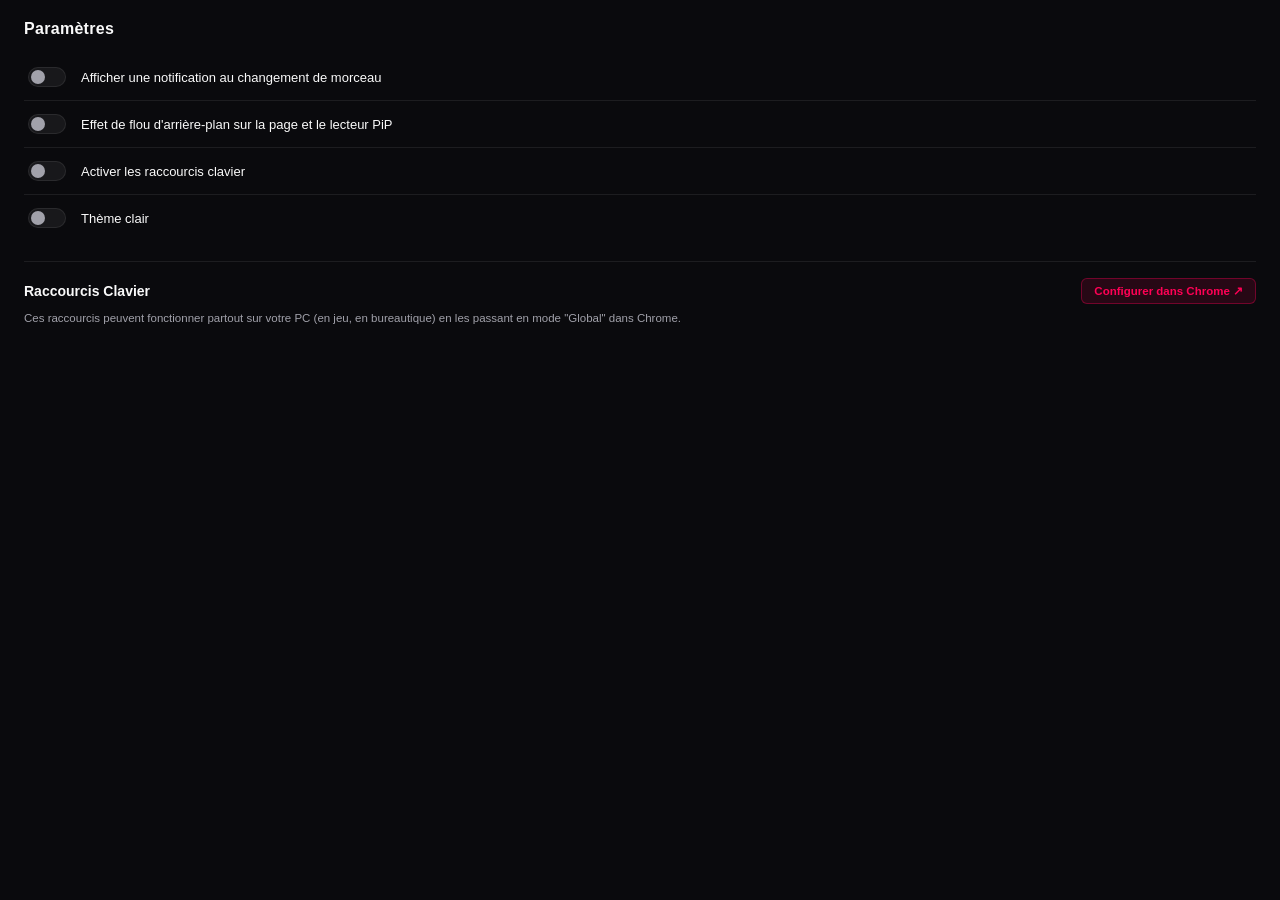
<file: extension/options.html>
<!DOCTYPE html>
<html>
<head>
  <meta charset="UTF-8">
  <title data-i18n="optionsTitle">Paramètres - YouTube Music Player</title>
  <link rel="stylesheet" href="options.css">
</head>
<body>
  <div class="wrap">
    <h1 data-i18n="optionsTitle">Paramètres</h1>

    <div class="section">
      <label class="option">
        <input type="checkbox" id="notifications-enabled">
        <span data-i18n="optionsNotifications">Afficher une notification au changement de morceau</span>
      </label>

      <label class="option">
        <input type="checkbox" id="blur-enabled">
        <span data-i18n="optionsBlur">Effet de flou d'arrière-plan sur la page et le lecteur PiP</span>
      </label>

      <label class="option">
        <input type="checkbox" id="hotkeys-enabled">
        <span data-i18n="optionsHotkeys">Activer les raccourcis clavier</span>
      </label>

      <label class="option">
        <input type="checkbox" id="light-theme">
        <span data-i18n="lightTheme">Thème clair</span>
      </label>
    </div>

    <!-- Section Raccourcis Clavier -->
    <div class="shortcuts-section">
      <div class="shortcuts-header">
        <h2>Raccourcis Clavier</h2>
        <button id="open-shortcuts-btn" class="shortcut-config-btn" title="Ouvrir la page de configuration des raccourcis dans Chrome">
          Configurer dans Chrome ↗
        </button>
      </div>
      <p class="hint">Ces raccourcis peuvent fonctionner partout sur votre PC (en jeu, en bureautique) en les passant en mode "Global" dans Chrome.</p>

      <div class="shortcuts-list" id="shortcuts-list">
        <!-- Rempli dynamiquement avec les touches réelles assignées -->
      </div>
    </div>

    <p id="status" class="status" data-i18n="optionsSaved" hidden>Enregistré</p>
  </div>

  <script src="i18n.js"></script>
  <script src="options.js"></script>
</body>
</html>
</file>
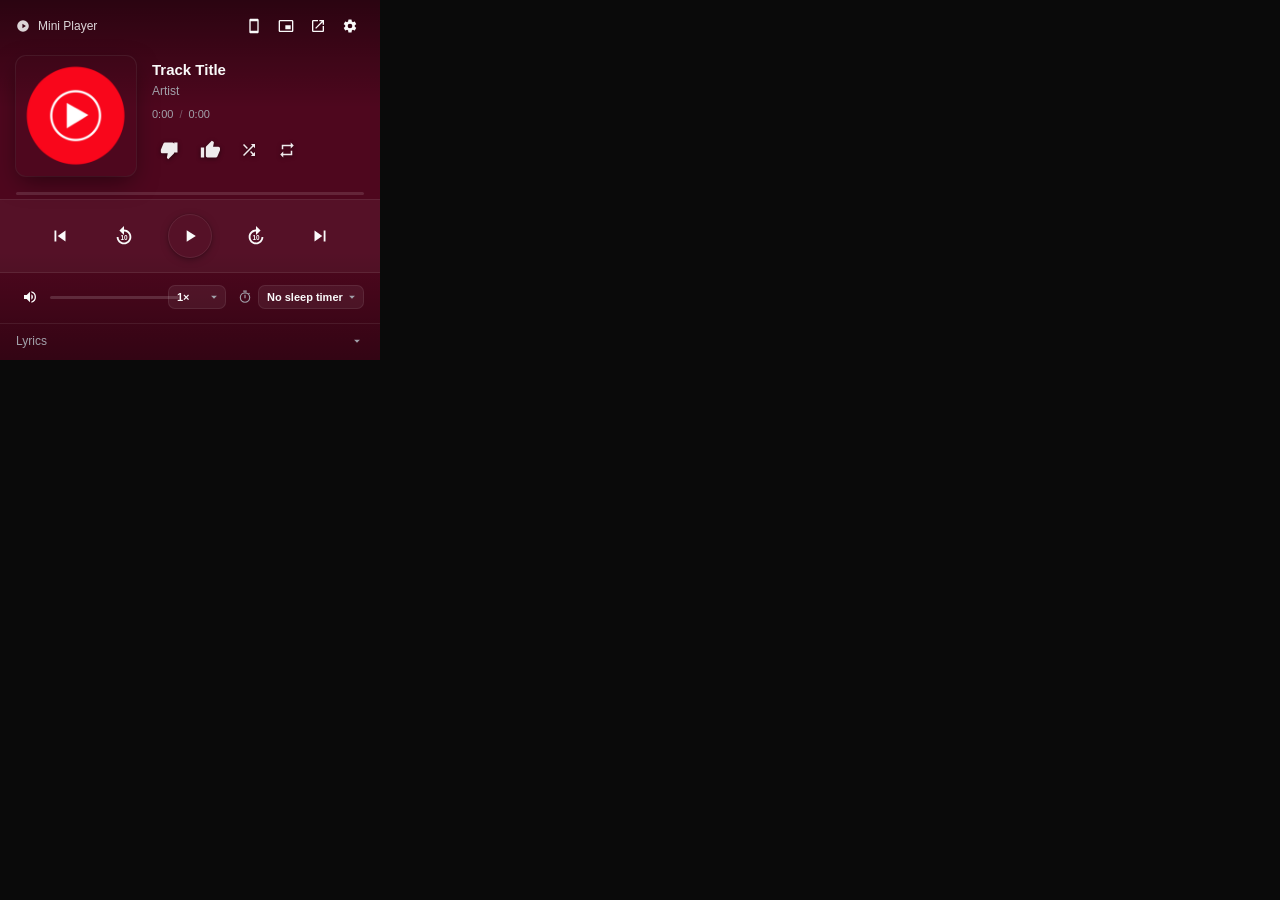
<file: extension/popup.html>
<!DOCTYPE html>
<html>
<head>
  <meta charset="UTF-8">
  <title>YouTube Music Player</title>
  <link rel="stylesheet" href="popup.css">
</head>
<body>
  <div id="player">
    <div class="bg-base"></div>
    <div class="bg-accent" id="bg-accent"></div>
    <div class="bg-art" id="bg-art"></div>
    <div class="bg-fade"></div>

    <header class="header">
      <div class="brand">
        <svg viewBox="0 0 24 24" width="14" height="14" fill="currentColor" aria-hidden="true">
          <path d="M12 2a10 10 0 100 20 10 10 0 000-20zm-1 14V8l6 4-6 4z"/>
        </svg>
        <span data-i18n="miniPlayer">Mini Player</span>
      </div>
      <div class="header-actions">
        <button id="qr-button" class="icon-btn" title="Télécommande smartphone (QR Code)">
          <svg viewBox="0 0 24 24" width="16" height="16" fill="currentColor" aria-hidden="true">
            <path d="M17 1.01L7 1c-1.1 0-2 .9-2 2v18c0 1.1.9 2 2 2h10c1.1 0 2-.9 2-2V3c0-1.1-.9-1.99-2-1.99zM17 19H7V5h10v14z"/>
          </svg>
        </button>
        <button id="pip-button" class="icon-btn" data-i18n-title="pictureInPicture" title="Picture-in-Picture (Always on Top)">
          <svg viewBox="0 0 24 24" width="16" height="16" fill="currentColor" aria-hidden="true">
            <path d="M19 11h-8v6h8v-6zm4 8V4.98C23 3.88 22.1 3 21 3H3c-1.1 0-2 .88-2 1.98V19c0 1.1.9 2 2 2h18c1.1 0 2-.9 2-2zm-2 .02H3V4.97h18v14.05z"/>
          </svg>
        </button>
        <button id="floating-button" class="icon-btn" data-i18n-title="openInWindow" title="Open in window">
          <svg viewBox="0 0 24 24" width="16" height="16" fill="currentColor" aria-hidden="true">
            <path d="M19 19H5V5h7V3H5a2 2 0 00-2 2v14a2 2 0 002 2h14c1.1 0 2-.9 2-2v-7h-2v7zM14 3v2h3.59l-9.83 9.83 1.41 1.41L19 6.41V10h2V3h-7z"/>
          </svg>
        </button>
        <button id="options-button" class="icon-btn" data-i18n-title="optionsTitle" title="Settings">
          <svg viewBox="0 0 24 24" width="16" height="16" fill="currentColor" aria-hidden="true">
            <path d="M19.14 12.94a7.5 7.5 0 000-1.88l2.03-1.58a.5.5 0 00.12-.64l-1.92-3.32a.5.5 0 00-.6-.22l-2.39.96a7.36 7.36 0 00-1.62-.94l-.36-2.54a.5.5 0 00-.5-.42h-3.84a.5.5 0 00-.5.42l-.36 2.54c-.59.24-1.13.55-1.62.94l-2.39-.96a.5.5 0 00-.6.22L2.67 8.84a.5.5 0 00.12.64l2.03 1.58a7.5 7.5 0 000 1.88L2.79 14.52a.5.5 0 00-.12.64l1.92 3.32c.14.24.43.34.6.22l2.39-.96c.49.39 1.03.7 1.62.94l.36 2.54c.05.24.26.42.5.42h3.84c.24 0 .45-.18.5-.42l.36-2.54c.59-.24 1.13-.55 1.62-.94l2.39.96c.17.12.46.02.6-.22l1.92-3.32a.5.5 0 00-.12-.64l-2.03-1.58zM12 15.5a3.5 3.5 0 110-7 3.5 3.5 0 010 7z"/>
          </svg>
        </button>
      </div>
    </header>

    <main class="content">
      <div class="thumbnail" id="thumbnail-wrap">
        <img id="album-art" src="icons/icon128.png" alt="">
      </div>
      <div class="track">
        <div id="track-title" class="track-title" data-i18n="trackTitlePlaceholder">Track Title</div>
        <div id="track-artist" class="track-artist" data-i18n="trackArtistPlaceholder">Artist</div>
        <div class="time-row">
          <span id="current-time">0:00</span>
          <span class="time-sep">/</span>
          <span id="total-time">0:00</span>
        </div>
        <div class="extra-actions">
          <button id="dislike-button" class="player-btn" data-i18n-title="dislike" title="Dislike">
            <svg viewBox="0 0 24 24" width="20" height="20" fill="currentColor" aria-hidden="true">
              <path d="M15 3H6c-.83 0-1.54.5-1.84 1.22l-3.02 7.05c-.09.23-.14.47-.14.73v2c0 1.1.9 2 2 2h6.31l-.95 4.57-.03.32c0 .41.17.79.44 1.06L9.83 23l6.59-6.59c.36-.36.58-.86.58-1.41V5c0-1.1-.9-2-2-2zM21 3v12h-4V3h4z"/>
            </svg>
          </button>
          <button id="like-button" class="player-btn" data-i18n-title="like" title="Like">
            <svg viewBox="0 0 24 24" width="20" height="20" fill="currentColor" aria-hidden="true">
              <path d="M9 21h10c.83 0 1.54-.5 1.84-1.22l3.02-7.05c.09-.23.14-.47.14-.73v-2c0-1.1-.9-2-2-2h-6.31l.95-4.57.03-.32c0-.41-.17-.79-.44-1.06L14.17 1 7.59 7.59C7.22 7.95 7 8.45 7 9v10c0 1.1.9 2 2 2zM1 9h4v12H1V9z"/>
            </svg>
          </button>
          <button id="shuffle-button" class="player-btn" data-i18n-title="shuffle" title="Shuffle">
            <svg viewBox="0 0 24 24" width="18" height="18" fill="currentColor" aria-hidden="true">
              <path d="M10.59 9.17L5.41 4 4 5.41l5.17 5.17 1.42-1.41zM14.5 4l2.04 2.04L4 18.59 5.41 20 17.96 7.46 20 9.5V4h-5.5zm.33 9.41l-1.41 1.41 3.13 3.13L14.5 20H20v-5.5l-2.04 2.04-3.13-3.13z"/>
            </svg>
          </button>
          <button id="repeat-button" class="player-btn" data-i18n-title="repeat" title="Repeat">
            <svg viewBox="0 0 24 24" width="18" height="18" fill="currentColor" aria-hidden="true">
              <path d="M7 7h10v3l4-4-4-4v3H5v6h2V7zm10 10H7v-3l-4 4 4 4v-3h12v-6h-2v4z"/>
            </svg>
          </button>
        </div>
      </div>
    </main>

    <div class="progress" id="progress">
      <input type="range" id="seek" min="0" max="1000" value="0" step="1" data-i18n-aria="seekLabel" aria-label="Seek">
      <div class="progress-track"><div class="progress-fill" id="progress-fill"></div></div>
    </div>

    <footer class="transport">
      <button id="prev-track" class="player-btn" data-i18n-title="previous" title="Previous">
        <svg viewBox="0 0 24 24" width="22" height="22" fill="currentColor" aria-hidden="true">
          <path d="M6 6h2v12H6zM9.5 12l8.5 6V6z"/>
        </svg>
      </button>
      <button id="rewind-button" class="player-btn" data-i18n-title="rewind10" title="Back 10s">
        <svg viewBox="0 0 24 24" width="22" height="22" fill="currentColor" aria-hidden="true">
          <path d="M12 5V1L7 6l5 5V7c3.31 0 6 2.69 6 6s-2.69 6-6 6-6-2.69-6-6H4c0 4.42 3.58 8 8 8s8-3.58 8-8-3.58-8-8-8z"/>
          <text x="12" y="16" text-anchor="middle" font-size="7" font-weight="700" fill="currentColor">10</text>
        </svg>
      </button>
      <button id="play-pause" class="player-btn-hero" data-i18n-title="playPause" title="Play/Pause">
        <svg id="play-pause-icon" viewBox="0 0 24 24" width="20" height="20" fill="currentColor" aria-hidden="true">
          <path d="M8 5v14l11-7z"/>
        </svg>
      </button>
      <button id="forward-button" class="player-btn" data-i18n-title="forward10" title="Forward 10s">
        <svg viewBox="0 0 24 24" width="22" height="22" fill="currentColor" aria-hidden="true">
          <path d="M12 5V1l5 5-5 5V7c-3.31 0-6 2.69-6 6s2.69 6 6 6 6-2.69 6-6h2c0 4.42-3.58 8-8 8s-8-3.58-8-8 3.58-8 8-8z"/>
          <text x="12" y="16" text-anchor="middle" font-size="7" font-weight="700" fill="currentColor">10</text>
        </svg>
      </button>
      <button id="next-track" class="player-btn" data-i18n-title="next" title="Next">
        <svg viewBox="0 0 24 24" width="22" height="22" fill="currentColor" aria-hidden="true">
          <path d="M6 18l8.5-6L6 6v12zM16 6h2v12h-2z"/>
        </svg>
      </button>
    </footer>

    <div class="secondary">
      <div class="volume-wrap">
        <button id="mute-button" class="icon-btn" data-i18n-title="mute" title="Mute">
          <svg id="volume-icon" viewBox="0 0 24 24" width="16" height="16" fill="currentColor" aria-hidden="true">
            <path d="M3 9v6h4l5 5V4L7 9H3zm13.5 3a4.5 4.5 0 00-2.5-4.03v8.05A4.5 4.5 0 0016.5 12zM14 3.23v2.06a7 7 0 010 13.42v2.06A9 9 0 0014 3.23z"/>
          </svg>
        </button>
        <input type="range" id="volume" min="0" max="100" value="100" data-i18n-aria="volumeLabel" aria-label="Volume">
      </div>
      <div class="speed-wrap">
        <select id="speed-select" data-i18n-aria="playbackSpeed" data-i18n-title="playbackSpeed" aria-label="Playback speed">
          <option value="0.5">0.5×</option>
          <option value="0.75">0.75×</option>
          <option value="1" selected>1×</option>
          <option value="1.25">1.25×</option>
          <option value="1.5">1.5×</option>
          <option value="1.75">1.75×</option>
          <option value="2">2×</option>
        </select>
      </div>
      <div class="timer-wrap">
        <svg viewBox="0 0 24 24" width="14" height="14" fill="currentColor" aria-hidden="true">
          <path d="M15 1H9v2h6V1zm-4 13h2V8h-2v6zm8.03-6.61l1.42-1.42c-.43-.51-.9-.99-1.41-1.41l-1.42 1.42A8.96 8.96 0 0012 4a9 9 0 109 9c0-2.12-.74-4.07-1.97-5.61zM12 20a7 7 0 110-14 7 7 0 010 14z"/>
        </svg>
        <select id="timer-select" data-i18n-aria="sleepTimerTitle" aria-label="Sleep timer">
          <option value="none" data-i18n="none">No sleep timer</option>
          <option value="15" data-i18n="15Minutes">15 Minutes</option>
          <option value="30" data-i18n="30Minutes">30 Minutes</option>
          <option value="45" data-i18n="45Minutes">45 Minutes</option>
          <option value="60" data-i18n="60Minutes">60 Minutes</option>
        </select>
        <span id="timer-countdown" class="timer-countdown" hidden></span>
      </div>
    </div>

    <div class="lyrics-section" id="lyrics-section">
      <button class="lyrics-toggle" id="lyrics-toggle">
        <span data-i18n="lyrics">Lyrics</span>
        <svg id="lyrics-chevron" viewBox="0 0 24 24" width="14" height="14" fill="currentColor" aria-hidden="true">
          <path d="M7 10l5 5 5-5z"/>
        </svg>
      </button>
      <div class="lyrics-body" id="lyrics-body" hidden>
        <div id="lyrics-content"></div>
        <div id="lyrics-empty" class="lyrics-empty" data-i18n="lyricsNotFound" hidden>No lyrics found.</div>
        <div id="lyrics-loading" class="lyrics-empty" data-i18n="lyricsLoading" hidden>Loading…</div>
      </div>
    </div>
  </div>

  <script src="i18n.js"></script>
  <script src="lyrics-core.js"></script>
  <script src="popup.js"></script>
</body>
</html>
</file>
<file: extension/options.css>
:root {
  --accent: #ff0055;
  --bg: #0a0a0d;
  --bg-elev: #141419;
  --text: #fafafa;
  --text-dim: #a1a1aa;
  --border: rgba(255, 255, 255, 0.08);
  --hover: rgba(255, 255, 255, 0.06);
}

body.light {
  --bg: #f4f4f5;
  --bg-elev: #ffffff;
  --text: #18181b;
  --text-dim: #52525b;
  --border: rgba(0, 0, 0, 0.08);
  --hover: rgba(0, 0, 0, 0.05);
}

* { box-sizing: border-box; }

html, body {
  margin: 0;
  padding: 0;
  font-family: -apple-system, BlinkMacSystemFont, "Segoe UI", Roboto, sans-serif;
  font-size: 13px;
  background: var(--bg);
  color: var(--text);
  min-width: 420px;
}

.wrap {
  padding: 20px 24px;
}

h1 {
  font-size: 16px;
  font-weight: 700;
  margin: 0 0 16px;
  letter-spacing: 0.3px;
  color: var(--text);
}

.section {
  display: flex;
  flex-direction: column;
}

.option {
  display: flex;
  align-items: center;
  gap: 12px;
  padding: 10px 0;
  cursor: pointer;
  user-select: none;
  border-bottom: 1px solid var(--border);
  transition: color 0.15s ease;
}
.option:last-of-type { border-bottom: none; }
.option:hover { color: var(--text); }

.option input[type="checkbox"] {
  appearance: none;
  -webkit-appearance: none;
  width: 38px;
  height: 20px;
  background: var(--hover);
  border: 1px solid var(--border);
  border-radius: 12px;
  position: relative;
  cursor: pointer;
  flex-shrink: 0;
  transition: background-color 0.2s ease, border-color 0.2s ease;
}
.option input[type="checkbox"]::after {
  content: "";
  position: absolute;
  top: 50%;
  left: 2px;
  width: 14px;
  height: 14px;
  border-radius: 50%;
  background: var(--text-dim);
  transform: translateY(-50%);
  transition: left 0.2s ease, background-color 0.2s ease;
}
.option input[type="checkbox"]:checked {
  background: var(--accent);
  border-color: var(--accent);
}
.option input[type="checkbox"]:checked::after {
  left: 20px;
  background: #fff;
}
.option input[type="checkbox"]:focus-visible {
  outline: 2px solid var(--accent);
  outline-offset: 2px;
}

.option span {
  font-size: 13px;
  color: var(--text);
  flex: 1;
}

.hint {
  font-size: 11.5px;
  color: var(--text-dim);
  margin: 4px 0 12px 0;
  line-height: 1.4;
}

/* Section Raccourcis */
.shortcuts-section {
  margin-top: 20px;
  padding-top: 16px;
  border-top: 1px solid var(--border);
}

.shortcuts-header {
  display: flex;
  align-items: center;
  justify-content: space-between;
  margin-bottom: 6px;
}

.shortcuts-header h2 {
  font-size: 14px;
  font-weight: 700;
  margin: 0;
  color: var(--text);
}

.shortcut-config-btn {
  background: rgba(255, 0, 85, 0.12);
  border: 1px solid rgba(255, 0, 85, 0.35);
  color: var(--accent);
  padding: 5px 12px;
  border-radius: 6px;
  font-size: 11.5px;
  font-weight: 600;
  cursor: pointer;
  transition: all 0.2s ease;
}

.shortcut-config-btn:hover {
  background: var(--accent);
  color: #fff;
  transform: translateY(-1px);
}

.shortcuts-list {
  display: flex;
  flex-direction: column;
  gap: 6px;
  max-height: 320px;
  overflow-y: auto;
  padding-right: 4px;
}

.shortcut-item {
  display: flex;
  align-items: center;
  justify-content: space-between;
  padding: 8px 12px;
  background: var(--bg-elev);
  border-radius: 8px;
  border: 1px solid var(--border);
}

.shortcut-label {
  font-size: 12.5px;
  color: var(--text);
  font-weight: 500;
}

.shortcut-badge {
  background: rgba(255, 255, 255, 0.1);
  border: 1px solid rgba(255, 255, 255, 0.2);
  color: var(--text);
  padding: 3px 8px;
  border-radius: 5px;
  font-family: inherit;
  font-size: 11.5px;
  font-weight: 700;
  letter-spacing: 0.3px;
  box-shadow: 0 1px 3px rgba(0, 0, 0, 0.25);
}

.shortcut-badge.empty {
  color: var(--text-dim);
  background: transparent;
  border-style: dashed;
  box-shadow: none;
  font-weight: normal;
}

.status {
  font-size: 11px;
  color: var(--accent);
  margin-top: 14px;
  transition: opacity 0.3s;
  font-weight: 500;
}
.status[hidden] {
  display: block !important;
  opacity: 0;
  pointer-events: none;
}
</file>
<file: extension/popup.css>
:root {
  --accent: #ff0055;
  --bg: #0a0a0a;
  --text: #fafafa;
  --text-dim: #a1a1aa;
  --border: rgba(255, 255, 255, 0.08);
  --hover: rgba(255, 255, 255, 0.06);
  --active: rgba(255, 255, 255, 0.12);
  --radius: 10px;
  --pad: 16px;
}

* { box-sizing: border-box; }

html, body {
  margin: 0;
  padding: 0;
  font-family: -apple-system, BlinkMacSystemFont, "Segoe UI", Roboto, sans-serif;
  font-size: 13px;
  color: var(--text);
  background: var(--bg);
  width: 380px;
  overflow: hidden;
}

body.light {
  --bg: #f4f4f5;
  --text: #18181b;
  --text-dim: #52525b;
  --border: rgba(0, 0, 0, 0.08);
  --hover: rgba(0, 0, 0, 0.05);
  --active: rgba(0, 0, 0, 0.1);
}

#player {
  position: relative;
  width: 100%;
  min-height: 360px;
  overflow: hidden;
  isolation: isolate;
}

.bg-base, .bg-accent, .bg-art, .bg-fade {
  position: absolute;
  inset: 0;
  pointer-events: none;
}
.bg-base { background: var(--bg); z-index: -3; }
.bg-accent {
  background-color: var(--accent);
  opacity: 0.28;
  z-index: -2;
  transition: background-color 0.6s ease;
}
.bg-art {
  background-size: cover;
  background-position: center;
  background-repeat: no-repeat;
  opacity: 0.28;
  transform: scale(1.25);
  filter: blur(12px) saturate(1.6);
  z-index: -1;
  transition: background-image 0.4s ease;
}
.bg-fade {
  background: linear-gradient(to bottom, rgba(0, 0, 0, 0.45) 0%, transparent 30%, transparent 70%, rgba(0, 0, 0, 0.35) 100%);
  z-index: 0;
}
body.light .bg-fade {
  background: linear-gradient(to bottom, rgba(255, 255, 255, 0.45) 0%, transparent 30%, transparent 70%, rgba(255, 255, 255, 0.35) 100%);
}

/* Header */
.header {
  position: relative;
  z-index: 1;
  display: flex;
  align-items: center;
  justify-content: space-between;
  padding: 12px var(--pad) 8px;
}
.brand {
  display: flex;
  align-items: center;
  gap: 8px;
  font-size: 12px;
  font-weight: 500;
  opacity: 0.85;
}
.header-actions { display: flex; gap: 4px; }

/* Content */
.content {
  position: relative;
  z-index: 1;
  display: flex;
  gap: 16px;
  padding: 8px var(--pad) 12px;
  align-items: flex-start;
}
.thumbnail {
  position: relative;
  flex: 0 0 120px;
  width: 120px;
  height: 120px;
  border-radius: var(--radius);
  overflow: hidden;
  box-shadow: 0 8px 24px -4px rgba(0, 0, 0, 0.5),
              0 0 0 1px var(--border);
  transition: box-shadow 0.4s ease;
}
/* Pochette entière (les clips sont en 16:9) sur un fond flouté de la même image */
.thumbnail::before {
  content: "";
  position: absolute;
  inset: -10px;
  background: var(--art, none) center / cover no-repeat;
  filter: blur(12px) brightness(0.7);
}
.thumbnail img {
  position: relative;
  width: 100%;
  height: 100%;
  display: block;
  object-fit: contain;
}
.track {
  flex: 1;
  min-width: 0;
  display: flex;
  flex-direction: column;
  gap: 2px;
  padding-top: 4px;
}
.track-title {
  font-size: 15px;
  font-weight: 600;
  line-height: 1.3;
  color: var(--text);
  overflow: hidden;
  text-overflow: ellipsis;
  display: -webkit-box;
  -webkit-line-clamp: 2;
  -webkit-box-orient: vertical;
  word-break: break-word;
}
.track-artist {
  font-size: 12px;
  color: var(--text-dim);
  overflow: hidden;
  text-overflow: ellipsis;
  white-space: nowrap;
  margin-top: 2px;
}
.time-row {
  display: flex;
  align-items: center;
  gap: 6px;
  font-size: 11px;
  color: var(--text-dim);
  margin-top: 8px;
  font-variant-numeric: tabular-nums;
}
.time-sep { opacity: 0.5; }
.extra-actions {
  display: flex;
  gap: 4px;
  margin-top: 10px;
}

/* Progress bar */
.progress {
  position: relative;
  z-index: 1;
  padding: 4px var(--pad);
  cursor: pointer;
}
.progress-track {
  position: relative;
  height: 3px;
  border-radius: 2px;
  background: rgba(255, 255, 255, 0.12);
  overflow: hidden;
  transition: height 0.15s ease;
}
body.light .progress-track { background: rgba(0, 0, 0, 0.12); }
.progress:hover .progress-track { height: 6px; }
.progress-fill {
  height: 100%;
  width: 0%;
  background: var(--accent);
  border-radius: 2px;
  transition: width 0.1s linear, background-color 0.6s ease;
}
.progress.seeking .progress-fill { transition: none; }
#seek {
  position: absolute;
  inset: 0;
  width: calc(100% - var(--pad) * 2);
  margin: 0 var(--pad);
  height: 100%;
  opacity: 0;
  cursor: pointer;
  z-index: 2;
}

/* Transport */
.transport {
  position: relative;
  z-index: 1;
  display: flex;
  align-items: center;
  justify-content: space-evenly;
  padding: 14px var(--pad);
  background: rgba(255, 255, 255, 0.04);
  border-top: 1px solid var(--border);
  border-bottom: 1px solid var(--border);
}
body.light .transport { background: rgba(0, 0, 0, 0.04); }

/* Buttons */
.player-btn, .icon-btn {
  background: transparent;
  border: none;
  color: var(--text);
  cursor: pointer;
  padding: 8px;
  border-radius: 8px;
  display: inline-flex;
  align-items: center;
  justify-content: center;
  transition: background-color 0.12s ease, transform 0.08s ease, color 0.2s ease, box-shadow 0.2s ease;
  opacity: 1;
}
.player-btn:hover, .icon-btn:hover {
  background: var(--hover);
}
.player-btn:active, .icon-btn:active {
  background: var(--active);
  transform: scale(0.92);
}
/* Active toggle state — заметная подсветка: цвет акцента + фон тинт + outline ring */
.player-btn.active {
  color: var(--accent);
  background: var(--active);
  box-shadow: inset 0 0 0 1px var(--accent);
}
.player-btn.active:hover { background: var(--active); }
.icon-btn { padding: 6px; border-radius: 6px; }
.icon-btn.active {
  color: var(--accent);
  background: var(--active);
  box-shadow: inset 0 0 0 1px var(--accent);
}

/* Extra-actions row под трек-инфо.
   Явные rgba цвета (не CSS-переменные) + drop-shadow гарантируют контраст
   на любой подложке обложки альбома — иконки никогда не сливаются с фоном. */
.extra-actions .player-btn {
  color: rgba(255, 255, 255, 0.92);
}
body.light .extra-actions .player-btn { color: rgba(0, 0, 0, 0.8); }
.extra-actions .player-btn svg {
  filter: drop-shadow(0 1px 2px rgba(0, 0, 0, 0.6));
}
body.light .extra-actions .player-btn svg {
  filter: drop-shadow(0 1px 2px rgba(255, 255, 255, 0.5));
}
.extra-actions .player-btn:hover { background: var(--hover); }
.extra-actions .player-btn.active {
  color: var(--accent);
  background: var(--active);
  box-shadow: inset 0 0 0 1.5px var(--accent);
}

.player-btn-hero {
  background: transparent;
  border: 1px solid var(--border);
  color: var(--text);
  cursor: pointer;
  width: 44px;
  height: 44px;
  border-radius: 50%;
  display: inline-flex;
  align-items: center;
  justify-content: center;
  transition: background-color 0.12s ease, transform 0.08s ease, border-color 0.2s ease, box-shadow 0.3s ease;
  box-shadow: 0 2px 8px -2px rgba(0, 0, 0, 0.5),
              0 0 0 1px rgba(0, 0, 0, 0.05);
}
.player-btn-hero:hover {
  background: var(--hover);
  border-color: var(--accent);
  box-shadow: 0 4px 14px -2px rgba(0, 0, 0, 0.6),
              0 0 0 1px var(--accent);
}
.player-btn-hero:active {
  transform: scale(0.92);
  background: var(--active);
}

/* Secondary bar: volume + sleep timer */
.secondary {
  position: relative;
  z-index: 1;
  display: flex;
  align-items: center;
  justify-content: space-between;
  gap: 12px;
  padding: 10px var(--pad) 12px;
}
.volume-wrap {
  display: flex;
  align-items: center;
  gap: 6px;
  flex: 1;
  min-width: 0;
}
.volume-wrap input[type="range"] { flex: 1; }
.timer-wrap {
  display: flex;
  align-items: center;
  gap: 6px;
  color: var(--text-dim);
}
/* Listes déroulantes (vitesse, minuteur) : apparence maison au lieu du rendu natif */
.timer-wrap select,
.speed-wrap select {
  -webkit-appearance: none;
  appearance: none;
  background: var(--hover) url("data:image/svg+xml,%3Csvg xmlns='http://www.w3.org/2000/svg' viewBox='0 0 24 24'%3E%3Cpath fill='%23a1a1aa' d='M7 10l5 5 5-5z'/%3E%3C/svg%3E") no-repeat right 4px center / 14px;
  border: 1px solid var(--border);
  color: var(--text);
  font: 600 11px -apple-system, BlinkMacSystemFont, "Segoe UI", Roboto, sans-serif;
  border-radius: 7px;
  padding: 5px 20px 5px 8px;
  cursor: pointer;
  outline: none;
  font-variant-numeric: tabular-nums;
  transition: background-color 0.15s ease, border-color 0.15s ease;
}
.timer-wrap select:hover,
.speed-wrap select:hover { background-color: var(--active); }
.timer-wrap select:focus-visible,
.speed-wrap select:focus-visible { border-color: var(--accent); }
.timer-wrap select option,
.speed-wrap select option { background: var(--bg); color: var(--text); }
/* Minuteur actif : mis en évidence */
.timer-wrap.active { color: var(--accent); }
.timer-wrap.active select { border-color: var(--accent); }

/* Range slider styling — for volume */
input[type="range"] {
  -webkit-appearance: none;
  appearance: none;
  background: transparent;
  height: 14px;
  margin: 0;
  cursor: pointer;
}
input[type="range"]::-webkit-slider-runnable-track {
  height: 3px;
  background: rgba(255, 255, 255, 0.15);
  border-radius: 2px;
}
input[type="range"]::-moz-range-track {
  height: 3px;
  background: rgba(255, 255, 255, 0.15);
  border-radius: 2px;
  border: none;
}
input[type="range"]::-moz-range-progress {
  height: 3px;
  background: var(--accent);
  border-radius: 2px;
}
body.light input[type="range"]::-webkit-slider-runnable-track,
body.light input[type="range"]::-moz-range-track {
  background: rgba(0, 0, 0, 0.15);
}
input[type="range"]::-webkit-slider-thumb {
  -webkit-appearance: none;
  appearance: none;
  width: 12px;
  height: 12px;
  border-radius: 50%;
  background: var(--text);
  border: none;
  margin-top: -4.5px;
  cursor: pointer;
  box-shadow: 0 1px 3px rgba(0, 0, 0, 0.4);
  opacity: 0;
  transition: opacity 0.15s ease;
}
input[type="range"]::-moz-range-thumb {
  width: 12px;
  height: 12px;
  border-radius: 50%;
  background: var(--text);
  border: none;
  cursor: pointer;
  box-shadow: 0 1px 3px rgba(0, 0, 0, 0.4);
  opacity: 0;
  transition: opacity 0.15s ease;
}
.volume-wrap:hover input[type="range"]::-webkit-slider-thumb,
input[type="range"]:focus::-webkit-slider-thumb { opacity: 1; }
.volume-wrap:hover input[type="range"]::-moz-range-thumb,
input[type="range"]:focus::-moz-range-thumb { opacity: 1; }

/* Hide seek slider's own visuals — we draw a custom progress-fill underneath */
#seek::-webkit-slider-runnable-track { background: transparent; }
#seek::-moz-range-track { background: transparent; }
#seek::-moz-range-progress { background: transparent; }
#seek::-webkit-slider-thumb { background: transparent; box-shadow: none; opacity: 0 !important; }
#seek::-moz-range-thumb { background: transparent; box-shadow: none; opacity: 0 !important; }

/* PiP "active" pulse */
#pip-button.active {
  color: var(--accent);
  background: var(--hover);
}

/* Floating-mode tweaks: hide the "open in window" button when already detached */
body.floating { width: 100%; min-width: 360px; }
body.floating #floating-button { display: none; }

/* Speed dropdown */
.speed-wrap select { min-width: 56px; }

/* Sleep timer countdown badge */
.timer-countdown {
  font-size: 10px;
  color: var(--accent);
  font-variant-numeric: tabular-nums;
  font-weight: 600;
  margin-left: 2px;
  padding: 2px 6px;
  border-radius: 4px;
  background: rgba(255, 255, 255, 0.08);
}
body.light .timer-countdown { background: rgba(0, 0, 0, 0.08); }

/* Lyrics section */
.lyrics-section {
  position: relative;
  z-index: 1;
  border-top: 1px solid var(--border);
}
.lyrics-toggle {
  width: 100%;
  background: transparent;
  border: none;
  color: var(--text-dim);
  padding: 10px var(--pad);
  font-size: 12px;
  font-weight: 500;
  cursor: pointer;
  display: flex;
  align-items: center;
  justify-content: space-between;
  transition: color 0.15s ease, background 0.15s ease;
}
.lyrics-toggle:hover { color: var(--text); background: var(--hover); }
.lyrics-toggle #lyrics-chevron { transition: transform 0.2s ease; }
.lyrics-section.open .lyrics-toggle #lyrics-chevron { transform: rotate(180deg); }

.lyrics-body {
  max-height: 220px;
  overflow-y: auto;
  padding: 4px var(--pad) 12px;
  scrollbar-width: thin;
  scrollbar-color: rgba(255, 255, 255, 0.2) transparent;
}
.lyrics-body::-webkit-scrollbar { width: 6px; }
.lyrics-body::-webkit-scrollbar-thumb { background: rgba(255, 255, 255, 0.2); border-radius: 3px; }

#lyrics-content { display: flex; flex-direction: column; gap: 4px; padding: 4px 0; }
.lyric-line {
  font-size: 13px;
  line-height: 1.5;
  color: var(--text-dim);
  padding: 4px 6px;
  border-radius: 4px;
  transition: color 0.2s ease, background-color 0.2s ease, font-weight 0.2s ease, transform 0.2s ease;
  cursor: default;
}
.lyric-line.active {
  color: var(--text);
  font-weight: 600;
  background: rgba(255, 255, 255, 0.06);
}
body.light .lyric-line.active { background: rgba(0, 0, 0, 0.06); }
.lyric-line.no-sync { cursor: default; }
.lyric-line:not(.no-sync):hover { background: rgba(255, 255, 255, 0.04); }
body.light .lyric-line:not(.no-sync):hover { background: rgba(0, 0, 0, 0.04); }
.lyrics-empty {
  text-align: center;
  color: var(--text-dim);
  font-size: 12px;
  padding: 14px 8px;
  line-height: 1.5;
}
.lyrics-empty .lyrics-meta {
  margin-top: 4px;
  font-size: 11px;
  opacity: 0.7;
  word-break: break-word;
}
.lyrics-empty .lyrics-err {
  margin-top: 4px;
  font-size: 11px;
  color: #ef4444;
}
.lyrics-empty .lyrics-links {
  margin-top: 10px;
  font-size: 11px;
}
.lyrics-empty .lyrics-links a {
  color: var(--accent);
  text-decoration: none;
  padding: 2px 4px;
  border-radius: 4px;
  transition: background-color 0.15s ease;
}
.lyrics-empty .lyrics-links a:hover { background: var(--hover); }

/* Onglet YouTube Music à rafraîchir après une mise à jour de l'extension */
.track-artist.stale-action { color: var(--accent); cursor: pointer; text-decoration: underline; white-space: normal; }
</file>
